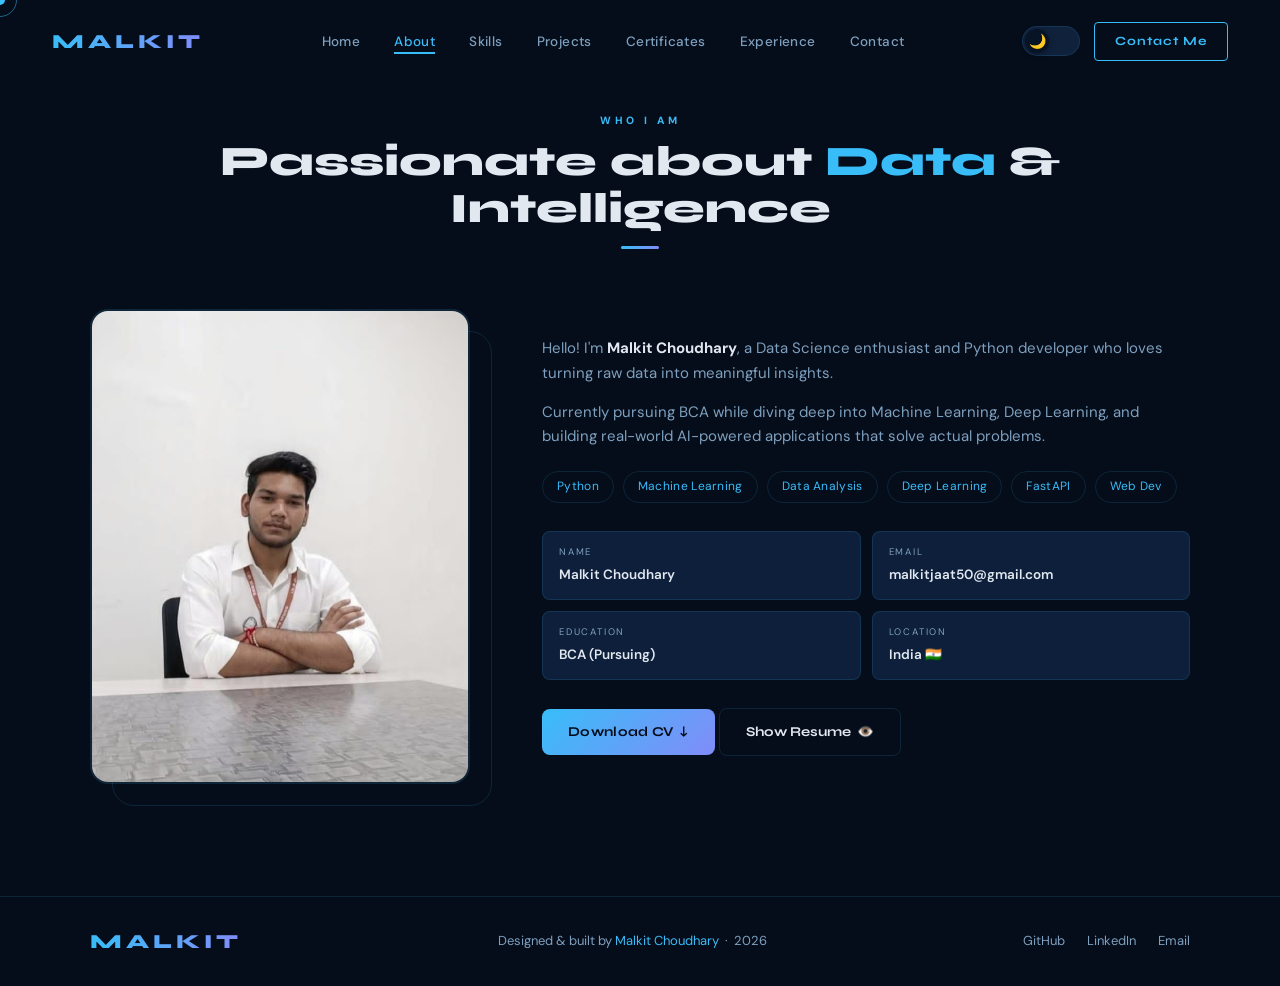
<file: about.html>
<!DOCTYPE html>
<html lang="en">
<head>
  <meta charset="UTF-8">
  <meta name="viewport" content="width=device-width, initial-scale=1.0">
  <meta name="theme-color" content="#050c1a">
  <meta name="application-name" content="Malkit Portfolio">
  <meta name="mobile-web-app-capable" content="yes">
  <meta name="apple-mobile-web-app-capable" content="yes">
  <meta name="apple-mobile-web-app-status-bar-style" content="black-translucent">
  <meta name="apple-mobile-web-app-title" content="Malkit Portfolio">
  <link rel="manifest" href="manifest.json">
  <link rel="icon" href="icons/icon-192.png" sizes="192x192" type="image/png">
  <link rel="apple-touch-icon" href="icons/icon-192.png">
  <title>About | Malkit Choudhary</title>
  <meta name="description" content="About Malkit Choudhary - Data Science Portfolio">
  <link rel="preconnect" href="https://fonts.googleapis.com">
  <link rel="preconnect" href="https://fonts.gstatic.com" crossorigin>
  <link href="https://fonts.googleapis.com/css2?family=Syne:wght@400;600;700;800&family=DM+Sans:ital,opsz,wght@0,9..40,300;0,9..40,400;0,9..40,500;1,9..40,300&display=swap" rel="stylesheet">
  <link rel="stylesheet" href="style.css">
</head>
<body>

  <!-- ===== CUSTOM CURSOR (desktop only) ===== -->
  <div class="cursor" id="cursor" aria-hidden="true"></div>
  <div class="cursor-ring" id="cursorRing" aria-hidden="true"></div>

  <!-- ===== MOBILE SLIDE MENU ===== -->
  <div class="mobile-menu" id="mobileMenu" role="dialog" aria-label="Navigation menu">
    <button class="mobile-close" id="mobileClose" aria-label="Close menu">✕</button>
    <nav>
      <a href="index.html" onclick="closeMobile()">Home</a>
      <a href="about.html" class="active" onclick="closeMobile()">About</a>
      <a href="skills.html" onclick="closeMobile()">Skills</a>
      <a href="projects.html" onclick="closeMobile()">Projects</a>
      <a href="certificates.html" onclick="closeMobile()">Certificates</a>
      <a href="experience.html" onclick="closeMobile()">Experience</a>
      <a href="contact.html" onclick="closeMobile()">Contact</a>
    </nav>
  </div>
  <div class="menu-overlay" id="menuOverlay" onclick="closeMobile()"></div>

  <!-- ===== NAVBAR ===== -->
  <header class="navbar" id="navbar">
    <a href="index.html" class="logo" aria-label="Malkit - Home">MALKIT</a>
    <ul class="nav-links" role="list">
      <li><a href="index.html">Home</a></li>
      <li><a href="about.html" class="active">About</a></li>
      <li><a href="skills.html">Skills</a></li>
      <li><a href="projects.html">Projects</a></li>
            <li><a href="certificates.html">Certificates</a></li>

      <li><a href="experience.html">Experience</a></li>
      <li><a href="contact.html">Contact</a></li>
    </ul>
    <div class="nav-actions">
      <button class="theme-toggle" id="themeToggle" aria-label="Toggle light/dark mode" aria-pressed="false" title="Toggle theme">
        <span class="theme-icon" id="themeIcon">🌙</span>
      </button>
      <a href="contact.html" class="btn-hire">Contact Me</a>
      <button class="hamburger" id="hamburger" aria-label="Open menu" aria-expanded="false">
        <span></span><span></span><span></span>
      </button>
    </div>
  </header>

  <!-- ===== ABOUT ===== -->
  <section id="about" class="about-section">
    <div class="container">
      <div class="section-header reveal">
        <span class="section-label">Who I Am</span>
        <h2 class="section-title">Passionate about <span>Data</span> &amp; Intelligence</h2>
        <div class="section-line"></div>
      </div>

      <div class="about-grid reveal">
        <div class="about-img-wrap">
          <img
            src="malkit.jpeg"
            alt="Malkit Choudhary"
            onerror="this.src='https://ui-avatars.com/api/?name=Malkit+Choudhary&background=38bdf8&color=050c1a&size=400&bold=true&font-size=0.33'"
          >
          <div class="about-deco" aria-hidden="true"></div>
        </div>

        <div class="about-text">
          <p>
            Hello! I'm <strong>Malkit Choudhary</strong>, a Data Science enthusiast and Python developer
            who loves turning raw data into meaningful insights.
          </p>
          <p>
            Currently pursuing BCA while diving deep into Machine Learning, Deep Learning, and building
            real-world AI-powered applications that solve actual problems.
          </p>

          <div class="about-tags" role="list" aria-label="Skills tags">
            <span class="tag" role="listitem">Python</span>
            <span class="tag" role="listitem">Machine Learning</span>
            <span class="tag" role="listitem">Data Analysis</span>
            <span class="tag" role="listitem">Deep Learning</span>
            <span class="tag" role="listitem">FastAPI</span>
            <span class="tag" role="listitem">Web Dev</span>
          </div>

          <div class="about-info-grid">
            <div class="info-item">
              <div class="info-label">Name</div>
              <div class="info-val">Malkit Choudhary</div>
            </div>
            <div class="info-item">
              <div class="info-label">Email</div>
              <div class="info-val">malkitjaat50@gmail.com</div>
            </div>
            <div class="info-item">
              <div class="info-label">Education</div>
              <div class="info-val">BCA (Pursuing)</div>
            </div>
            <div class="info-item">
              <div class="info-label">Location</div>
              <div class="info-val">India 🇮🇳</div>
            </div>
          </div>

          <a href="resume.pdf" class="btn-primary" download aria-label="Download CV">
            Download CV <span aria-hidden="true">↓</span>
          </a>
          <a href="resume.pdf" class="btn-outline" target="_blank" rel="noopener noreferrer" aria-label="Show Resume">
            Show Resume <span aria-hidden="true">👁️</span>
          </a>
        </div>
      </div>
    </div>
  </section>

  <!-- ===== FOOTER ===== -->
 <footer class="footer">
    <div class="container footer-inner">
      <div class="logo">MALKIT</div>
      <p>Designed &amp; built by <span>Malkit Choudhary</span> &nbsp;·&nbsp; 2026</p>
      <div class="footer-links">
        <a href="https://github.com/malkitchoudhary" target="_blank" rel="noopener noreferrer" aria-label="GitHub">GitHub</a>
        <a href="https://www.linkedin.com/in/malkit-choudhary-759688326/" target="_blank" rel="noopener noreferrer" aria-label="LinkedIn">LinkedIn</a>
        <a href="mailto:malkitjaat50@gmail.com" aria-label="Email">Email</a>
      </div>
    </div>
  </footer>

  <script src="main.js"></script>
</body>
</html>
</file>
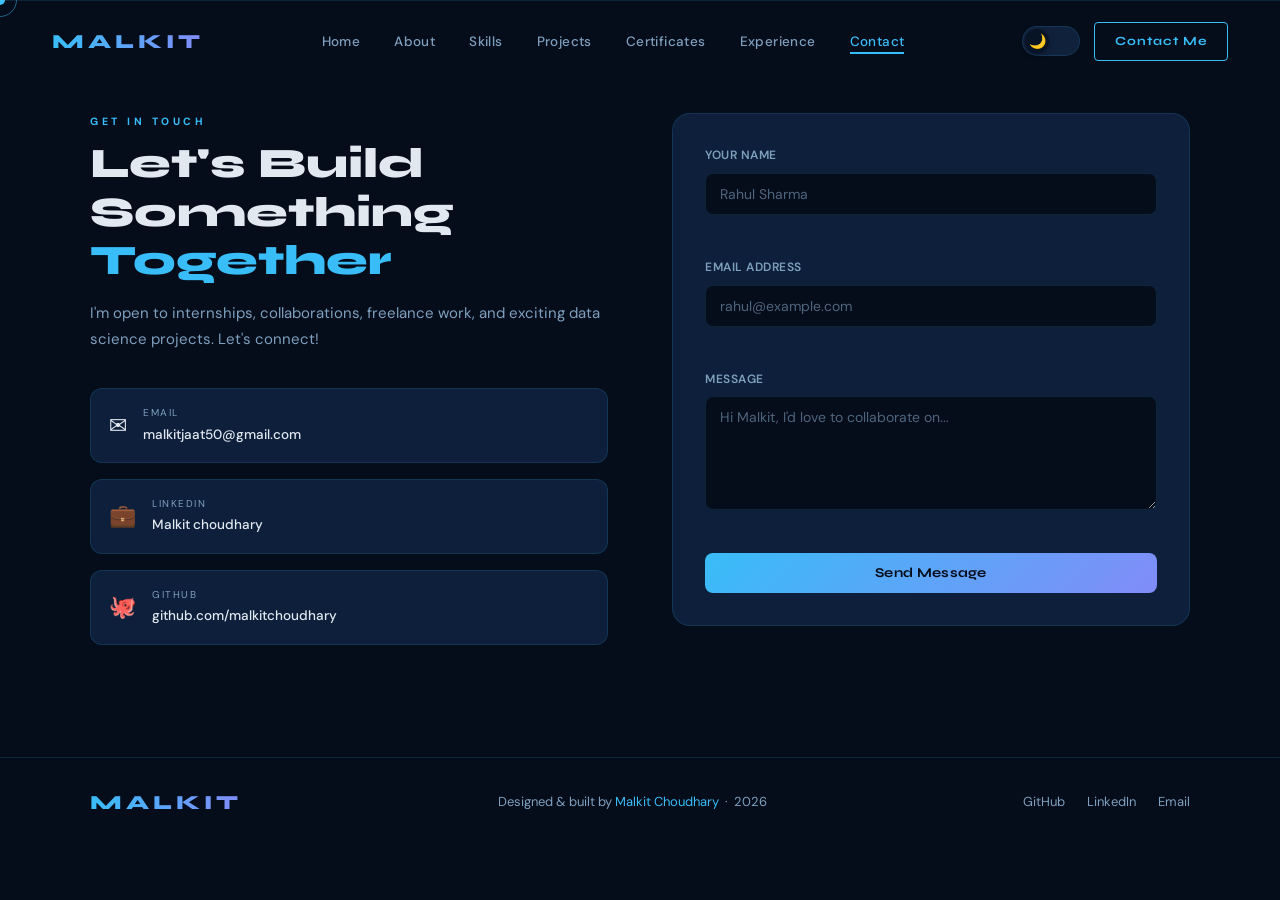
<file: contact.html>
<!DOCTYPE html>
<html lang="en">
<head>
  <meta charset="UTF-8">
  <meta name="viewport" content="width=device-width, initial-scale=1.0">
  <meta name="theme-color" content="#050c1a">
  <meta name="application-name" content="Malkit Portfolio">
  <meta name="mobile-web-app-capable" content="yes">
  <meta name="apple-mobile-web-app-capable" content="yes">
  <meta name="apple-mobile-web-app-status-bar-style" content="black-translucent">
  <meta name="apple-mobile-web-app-title" content="Malkit Portfolio">
  <link rel="manifest" href="manifest.json">
  <link rel="icon" href="icons/icon-192.png" sizes="192x192" type="image/png">
  <link rel="apple-touch-icon" href="icons/icon-192.png">
  <title>Contact | Malkit Choudhary</title>
  <meta name="description" content="Contact Malkit Choudhary - Data Science Portfolio">
  <link rel="preconnect" href="https://fonts.googleapis.com">
  <link rel="preconnect" href="https://fonts.gstatic.com" crossorigin>
  <link href="https://fonts.googleapis.com/css2?family=Syne:wght@400;600;700;800&family=DM+Sans:ital,opsz,wght@0,9..40,300;0,9..40,400;0,9..40,500;1,9..40,300&display=swap" rel="stylesheet">
  <link rel="stylesheet" href="style.css">
</head>
<body>

  <div class="cursor" id="cursor" aria-hidden="true"></div>
  <div class="cursor-ring" id="cursorRing" aria-hidden="true"></div>

  <div class="mobile-menu" id="mobileMenu" role="dialog" aria-label="Navigation menu">
    <button class="mobile-close" id="mobileClose" aria-label="Close menu">✕</button>
    <nav>
      <a href="index.html" onclick="closeMobile()">Home</a>
      <a href="about.html" onclick="closeMobile()">About</a>
      <a href="skills.html" onclick="closeMobile()">Skills</a>
      <a href="projects.html" onclick="closeMobile()">Projects</a>
      <a href="certificates.html" onclick="closeMobile()">Certificates</a>
      <a href="experience.html" onclick="closeMobile()">Experience</a>
      <a href="contact.html" class="active" onclick="closeMobile()">Contact</a>
    </nav>
  </div>
  <div class="menu-overlay" id="menuOverlay" onclick="closeMobile()"></div>

  <header class="navbar" id="navbar">
    <a href="index.html" class="logo" aria-label="Malkit - Home">MALKIT</a>
    <ul class="nav-links" role="list">
      <li><a href="index.html">Home</a></li>
      <li><a href="about.html">About</a></li>
      <li><a href="skills.html">Skills</a></li>
      <li><a href="projects.html">Projects</a></li>
      <li><a href="certificates.html">Certificates</a></li>
      <li><a href="experience.html">Experience</a></li>
      <li><a href="contact.html" class="active">Contact</a></li>
    </ul>
    <div class="nav-actions">
      <button class="theme-toggle" id="themeToggle" aria-label="Toggle light/dark mode" aria-pressed="false" title="Toggle theme">
        <span class="theme-icon" id="themeIcon">🌙</span>
      </button>
      <a href="contact.html" class="btn-hire">Contact Me</a>
      <button class="hamburger" id="hamburger" onclick="toggleMenu()" aria-label="Open menu" aria-expanded="false">
        <span></span><span></span><span></span>
      </button>
    </div>
  </header>

  <!-- ===== CONTACT ===== -->
  <section id="contact" class="contact-section">
    <div class="container">
      <div class="contact-grid">

        <div class="contact-info reveal">
          <span class="section-label">Get In Touch</span>
          <h2>Let's Build Something <span>Together</span></h2>
          <p>I'm open to internships, collaborations, freelance work, and exciting data science projects. Let's connect!</p>

          <div class="contact-channels">
            <a href="mailto:malkitjaat50@gmail.com" class="channel-item">
              <div class="channel-icon">✉️</div>
              <div>
                <div class="channel-label">Email</div>
                <div class="channel-val">malkitjaat50@gmail.com</div>
              </div>
            </a>

            <a href="https://www.linkedin.com/in/malkit-choudhary-759688326/" target="_blank" rel="noopener noreferrer" class="channel-item">
              <div class="channel-icon">💼</div>
              <div>
                <div class="channel-label">LinkedIn</div>
                <div class="channel-val">Malkit choudhary</div>
              </div>
            </a>

            <a href="https://github.com/malkitchoudhary" target="_blank" rel="noopener noreferrer" class="channel-item">
              <div class="channel-icon">🐙</div>
              <div>
                <div class="channel-label">GitHub</div>
                <div class="channel-val">github.com/malkitchoudhary</div>
              </div>
            </a>
          </div>
        </div>

        <div class="contact-form-wrap reveal">
<form
  class="contact-form"
  action="https://formsubmit.co/4379660ea68fe20378393e763d988064"
  method="POST"
>
            <input type="hidden" name="_subject" value="New Portfolio Contact Message">
            <input type="hidden" name="_captcha" value="false">
            <input type="hidden" name="_template" value="table">

            <div class="form-group">
              <label for="name">Your Name</label>
              <input type="text" id="name" name="name" placeholder="Rahul Sharma" required autocomplete="name">
              <span class="form-error" id="nameError"></span>
            </div>

            <div class="form-group">
              <label for="email">Email Address</label>
              <input type="email" id="email" name="email" placeholder="rahul@example.com" required autocomplete="email">
              <span class="form-error" id="emailError"></span>
            </div>

            <div class="form-group">
              <label for="message">Message</label>
              <textarea id="message" name="message" rows="5" placeholder="Hi Malkit, I'd love to collaborate on..." required></textarea>
              <span class="form-error" id="messageError"></span>
            </div>

            <button type="submit" class="btn-primary btn-full" id="submitBtn">
              <span id="submitText">Send Message</span>
              <span id="submitSpinner" class="hidden">Sending...</span>
            </button>
          </form>
        </div>

      </div>
    </div>
  </section>

  <footer class="footer">
    <div class="container footer-inner">
      <div class="logo">MALKIT</div>
      <p>Designed &amp; built by <span>Malkit Choudhary</span> &nbsp;·&nbsp; 2026</p>
      <div class="footer-links">
        <a href="https://github.com/malkitchoudhary" target="_blank" rel="noopener noreferrer" aria-label="GitHub">GitHub</a>
        <a href="https://www.linkedin.com/in/malkit-choudhary-759688326/" target="_blank" rel="noopener noreferrer" aria-label="LinkedIn">LinkedIn</a>
        <a href="mailto:malkitjaat50@gmail.com" aria-label="Email">Email</a>
      </div>
    </div>
  </footer>

  <script src="main.js"></script>
</body>
</html>
</file>
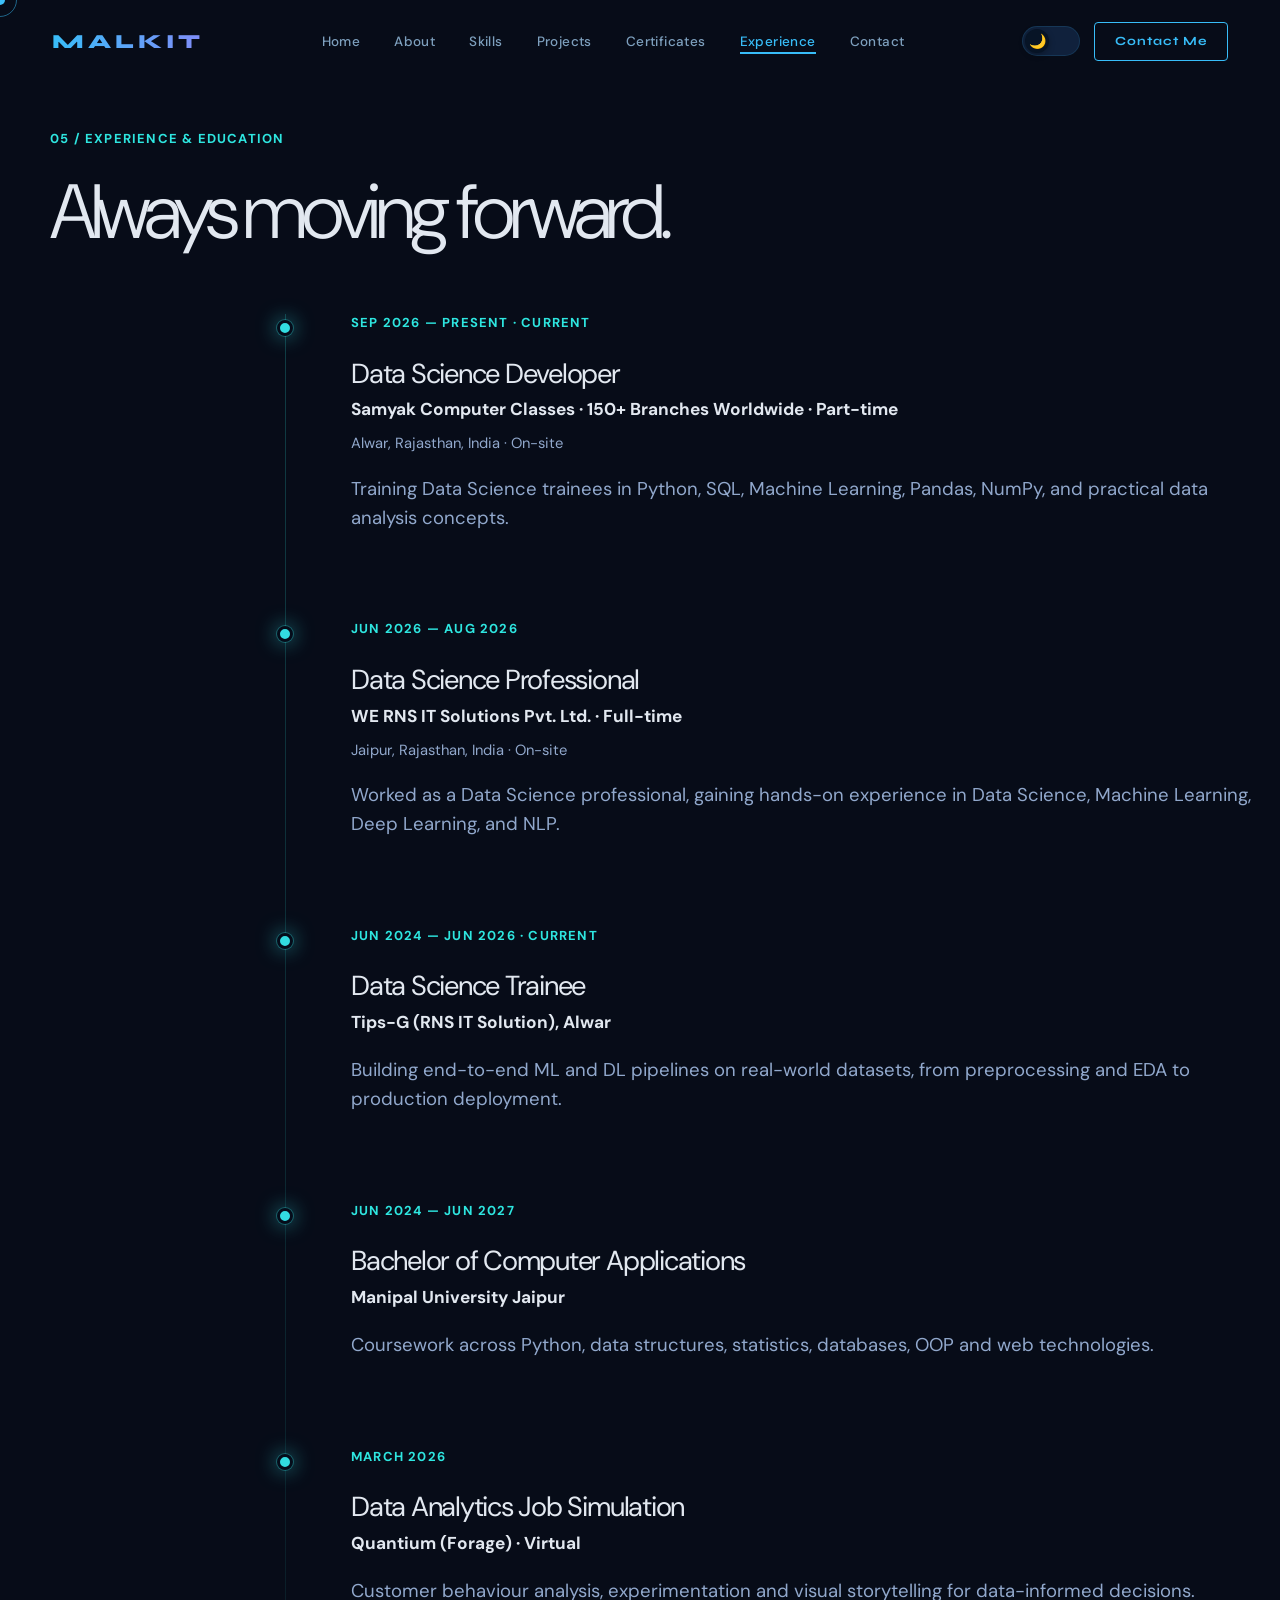
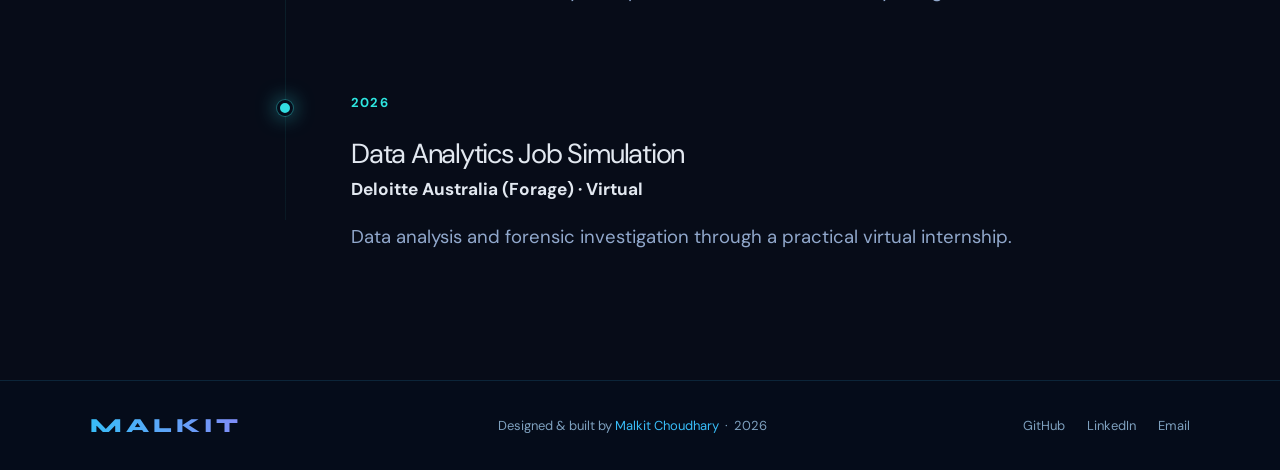
<file: experience.html>
<!DOCTYPE html>
<html lang="en">
<head>
  <meta charset="UTF-8">
  <meta name="viewport" content="width=device-width, initial-scale=1.0">
  <meta name="theme-color" content="#050c1a">
  <meta name="application-name" content="Malkit Portfolio">
  <meta name="mobile-web-app-capable" content="yes">
  <meta name="apple-mobile-web-app-capable" content="yes">
  <meta name="apple-mobile-web-app-status-bar-style" content="black-translucent">
  <meta name="apple-mobile-web-app-title" content="Malkit Portfolio">
  <link rel="manifest" href="manifest.json">
  <link rel="icon" href="icons/icon-192.png" sizes="192x192" type="image/png">
  <link rel="apple-touch-icon" href="icons/icon-192.png">
  <title>Experience | Malkit Choudhary</title>
  <meta name="description" content="Professional experience of Malkit Choudhary - Data Science Portfolio">
  <link rel="preconnect" href="https://fonts.googleapis.com">
  <link rel="preconnect" href="https://fonts.gstatic.com" crossorigin>
  <link href="https://fonts.googleapis.com/css2?family=Syne:wght@400;600;700;800&family=DM+Sans:ital,opsz,wght@0,9..40,300;0,9..40,400;0,9..40,500;1,9..40,300&display=swap" rel="stylesheet">
  <link rel="stylesheet" href="style.css">
</head>
<body>

  <div class="cursor" id="cursor" aria-hidden="true"></div>
  <div class="cursor-ring" id="cursorRing" aria-hidden="true"></div>

  <div class="mobile-menu" id="mobileMenu" role="dialog" aria-label="Navigation menu">
    <button class="mobile-close" id="mobileClose" aria-label="Close menu">✕</button>
    <nav>
      <a href="index.html" onclick="closeMobile()">Home</a>
      <a href="about.html" onclick="closeMobile()">About</a>
      <a href="skills.html" onclick="closeMobile()">Skills</a>
      <a href="projects.html" onclick="closeMobile()">Projects</a>
      <a href="certificates.html" onclick="closeMobile()">Certificates</a>
      <a href="experience.html" class="active" onclick="closeMobile()">Experience</a>
      <a href="contact.html" onclick="closeMobile()">Contact</a>
    </nav>
  </div>
  <div class="menu-overlay" id="menuOverlay" onclick="closeMobile()"></div>

  <header class="navbar" id="navbar">
    <a href="index.html" class="logo" aria-label="Malkit - Home">MALKIT</a>
    <ul class="nav-links" role="list">
      <li><a href="index.html">Home</a></li>
      <li><a href="about.html">About</a></li>
      <li><a href="skills.html">Skills</a></li>
      <li><a href="projects.html">Projects</a></li>
      <li><a href="certificates.html">Certificates</a></li>
      <li><a href="experience.html" class="active">Experience</a></li>
      <li><a href="contact.html">Contact</a></li>
    </ul>
    <div class="nav-actions">
      <button class="theme-toggle" id="themeToggle" aria-label="Toggle light/dark mode" aria-pressed="false" title="Toggle theme">
        <span class="theme-icon" id="themeIcon">🌙</span>
      </button>
      <a href="contact.html" class="btn-hire">Contact Me</a>
      <button class="hamburger" id="hamburger" aria-label="Open menu" aria-expanded="false">
        <span></span><span></span><span></span>
      </button>
    </div>
  </header>

  <main>
    <section id="experience" class="experience-section">
      <div class="container experience-container">
        <div class="experience-intro reveal">
          <span class="experience-kicker">05 / EXPERIENCE &amp; EDUCATION</span>
          <h1>Always moving forward.</h1>
        </div>

        <ol class="experience-timeline" aria-label="Experience and education timeline">
          <li class="timeline-entry reveal">
            <div class="timeline-dot" aria-hidden="true"></div>
            <div class="timeline-content">
              <p class="timeline-date">SEP 2026 &mdash; PRESENT &middot; CURRENT</p>
              <h2>Data Science Developer</h2>
              <h3>Samyak Computer Classes &middot; 150+ Branches Worldwide &middot; Part-time</h3>
              <p class="timeline-location">Alwar, Rajasthan, India &middot; On-site</p>
              <p>Training Data Science trainees in Python, SQL, Machine Learning, Pandas, NumPy, and practical data analysis concepts.</p>
            </div>
          </li>
          <li class="timeline-entry reveal">
            <div class="timeline-dot" aria-hidden="true"></div>
            <div class="timeline-content">
              <p class="timeline-date">JUN 2026 &mdash; AUG 2026</p>
              <h2>Data Science Professional</h2>
              <h3>WE RNS IT Solutions Pvt. Ltd. &middot; Full-time</h3>
              <p class="timeline-location">Jaipur, Rajasthan, India &middot; On-site</p>
              <p>Worked as a Data Science professional, gaining hands-on experience in Data Science, Machine Learning, Deep Learning, and NLP.</p>
            </div>
          </li>
          <li class="timeline-entry reveal">
            <div class="timeline-dot" aria-hidden="true"></div>
            <div class="timeline-content">
              <p class="timeline-date">JUN 2024 — JUN 2026 · CURRENT</p>
              <h2>Data Science Trainee</h2>
              <h3>Tips-G (RNS IT Solution), Alwar</h3>
              <p>Building end-to-end ML and DL pipelines on real-world datasets, from preprocessing and EDA to production deployment.</p>
            </div>
          </li>
          <li class="timeline-entry reveal">
            <div class="timeline-dot" aria-hidden="true"></div>
            <div class="timeline-content">
              <p class="timeline-date">JUN 2024 — JUN 2027</p>
              <h2>Bachelor of Computer Applications</h2>
              <h3>Manipal University Jaipur</h3>
              <p>Coursework across Python, data structures, statistics, databases, OOP and web technologies.</p>
            </div>
          </li>
          <li class="timeline-entry reveal">
            <div class="timeline-dot" aria-hidden="true"></div>
            <div class="timeline-content">
              <p class="timeline-date">MARCH 2026</p>
              <h2>Data Analytics Job Simulation</h2>
              <h3>Quantium (Forage) · Virtual</h3>
              <p>Customer behaviour analysis, experimentation and visual storytelling for data-informed decisions.</p>
            </div>
          </li>
          <li class="timeline-entry reveal">
            <div class="timeline-dot" aria-hidden="true"></div>
            <div class="timeline-content">
              <p class="timeline-date">2026</p>
              <h2>Data Analytics Job Simulation</h2>
              <h3>Deloitte Australia (Forage) · Virtual</h3>
              <p>Data analysis and forensic investigation through a practical virtual internship.</p>
            </div>
          </li>
        </ol>
      </div>
    </section>
  </main>

  <footer class="footer">
    <div class="container footer-inner">
      <div class="logo">MALKIT</div>
      <p>Designed &amp; built by <span>Malkit Choudhary</span> &nbsp;·&nbsp; 2026</p>
      <div class="footer-links">
        <a href="https://github.com/malkitchoudhary" target="_blank" rel="noopener noreferrer" aria-label="GitHub">GitHub</a>
        <a href="https://www.linkedin.com/in/malkit-choudhary-759688326/" target="_blank" rel="noopener noreferrer" aria-label="LinkedIn">LinkedIn</a>
        <a href="mailto:malkitjaat50@gmail.com" aria-label="Email">Email</a>
      </div>
    </div>
  </footer>

  <script src="main.js"></script>
</body>
</html>
</file>
<file: style.css>
/* =========================================
   MALKIT PORTFOLIO — style.css
   Dark/Light theme · Responsive · Accessible
   ========================================= */

/* ─── 1. CSS CUSTOM PROPERTIES ─────────── */
:root {
  /* Dark theme (default) */
  --bg:          #050c1a;
  --bg-alt:      #0a1628;
  --bg-card:     #0d1f3a;
  --text:        #e2e8f0;
  --text-muted:  #7ea0be;
  --border:      rgba(56,189,248,0.14);
  --shadow:      rgba(0,0,0,0.4);

  /* Accent palette */
  --a1:          #38bdf8;
  --a2:          #818cf8;
  --a3:          #c084fc;
  --glow1:       rgba(56,189,248,0.22);
  --glow2:       rgba(129,140,248,0.18);

  /* Typography */
  --font-display: 'Syne', system-ui, sans-serif;
  --font-body:    'DM Sans', system-ui, sans-serif;

  /* Spacing */
  --section-pad: 112px;
  --radius-card: 16px;
  --radius-sm:   8px;

  /* Transitions */
  --ease: cubic-bezier(0.4, 0, 0.2, 1);
}

/* ─── LIGHT THEME OVERRIDES ─────────────── */
body.light-mode {
  --bg:         #f0f6ff;
  --bg-alt:     #e4eef9;
  --bg-card:    #ffffff;
  --text:       #0f1e33;
  --text-muted: #4a6481;
  --border:     rgba(56,189,248,0.3);
  --shadow:     rgba(56,189,248,0.12);
  --glow1:      rgba(56,189,248,0.18);
}

/* ─── 2. RESET & BASE ────────────────────── */
*, *::before, *::after { margin: 0; padding: 0; box-sizing: border-box; }

html { scroll-behavior: smooth; }

body {
  font-family: var(--font-body);
  font-size: 15px;
  line-height: 1.65;
  background: var(--bg);
  color: var(--text);
  overflow-x: hidden;
  cursor: none;
  transition: background 0.35s var(--ease), color 0.35s var(--ease);
}

body.light-mode { cursor: auto; }

img { display: block; max-width: 100%; }
a   { color: inherit; }

/* Fixed animated artwork. Sections are deliberately layered above it so the
   portfolio feels like it is moving over one continuous background. */
body { isolation: isolate; }
body > header,
body > section,
body > footer { position: relative; z-index: 1; }

.portfolio-backdrop {
  position: fixed;
  inset: 0;
  z-index: 0;
  overflow: hidden;
  pointer-events: none;
  background:
    radial-gradient(circle at 72% 48%, rgba(12, 48, 94, 0.42), transparent 31%),
    linear-gradient(135deg, #020715 0%, #06152c 50%, #030817 100%);
}
.orbit-glow {
  position: absolute;
  width: min(74vw, 930px);
  aspect-ratio: 1;
  top: 50%; left: 69%;
  transform: translate(-50%, -50%);
  border-radius: 50%;
  background: radial-gradient(circle, rgba(23, 185, 255, 0.2), rgba(117, 82, 255, 0.1) 35%, transparent 70%);
  filter: blur(24px);
  animation: orbitBreathe 8s ease-in-out infinite;
}
.orbit-scene {
  position: absolute;
  width: min(52vw, 680px);
  aspect-ratio: 1;
  top: 50%; left: 69%;
  transform: translate(-50%, -50%) rotateX(63deg) rotateZ(-24deg);
  transform-style: preserve-3d;
  filter: drop-shadow(0 32px 42px rgba(0, 0, 0, 0.5));
}
.orbit-ring {
  position: absolute;
  inset: 10%;
  border-radius: 50%;
  border: clamp(20px, 3.8vw, 48px) solid transparent;
  transform-style: preserve-3d;
  animation: orbitSpin 15s linear infinite;
}
.orbit-ring::after {
  content: '';
  position: absolute;
  inset: -1px;
  border-radius: inherit;
  background: linear-gradient(112deg, rgba(255,255,255,0.9), transparent 18% 43%, rgba(255,94,178,0.83) 59%, rgba(28,211,255,0.9) 88%);
  mix-blend-mode: screen;
  filter: blur(2px);
}
.orbit-ring--cyan {
  border-color: rgba(16, 151, 255, 0.72);
  box-shadow: inset 9px 5px 14px rgba(115, 233, 255, 0.65), 0 0 30px rgba(11, 176, 255, 0.35);
  transform: rotateZ(8deg) translateZ(26px);
}
.orbit-ring--violet {
  inset: 18%;
  border-color: rgba(95, 72, 255, 0.64);
  box-shadow: inset -10px -4px 16px rgba(212, 132, 255, 0.55), 0 0 36px rgba(132, 76, 255, 0.28);
  animation-duration: 19s;
  animation-direction: reverse;
  transform: rotateZ(112deg) translateZ(10px);
}
.orbit-ring--coral {
  inset: 30%;
  border-width: clamp(15px, 2.6vw, 34px);
  border-color: rgba(255, 81, 154, 0.7);
  box-shadow: inset 4px 7px 15px rgba(255, 205, 128, 0.7), 0 0 28px rgba(255, 58, 143, 0.3);
  animation-duration: 11s;
  transform: rotateZ(68deg) translateZ(48px);
}
.orbit-core {
  position: absolute;
  inset: 37%;
  border-radius: 50%;
  background: radial-gradient(circle at 35% 30%, rgba(255,255,255,0.75), rgba(65, 192, 255, 0.36) 20%, rgba(11, 28, 85, 0.36) 58%, rgba(2, 5, 19, 0.35) 70%);
  box-shadow: 0 0 55px rgba(27, 164, 255, 0.36), inset -12px -12px 25px rgba(0,0,0,0.5);
  animation: coreFloat 6s ease-in-out infinite;
}
@keyframes orbitSpin { to { rotate: 360deg; } }
@keyframes orbitBreathe { 50% { opacity: 0.72; scale: 1.08; } }
@keyframes coreFloat { 50% { transform: translateY(-16px) scale(1.08); } }

/* Semi-transparent section surfaces keep text readable while revealing the fixed artwork. */
.about-section,
.projects-section,
.contact-section,
.footer { background: rgba(5, 12, 26, 0.88); }
.skills-section,
.projects-section--alt,
.cert-section,
.experience-section { background: rgba(10, 22, 40, 0.9); }
body.light-mode .portfolio-backdrop { opacity: 0.22; }
body.light-mode .about-section,
body.light-mode .projects-section,
body.light-mode .contact-section,
body.light-mode .footer { background: rgba(240, 246, 255, 0.9); }
body.light-mode .skills-section,
body.light-mode .projects-section--alt,
body.light-mode .cert-section,
body.light-mode .experience-section { background: rgba(228, 238, 249, 0.9); }

@media (max-width: 700px) {
  .orbit-glow, .orbit-scene { left: 50%; }
  .orbit-scene { width: min(110vw, 580px); opacity: 0.66; }
}
@media (prefers-reduced-motion: reduce) {
  .orbit-glow, .orbit-scene, .orbit-ring, .orbit-core, .aurora, .constellation { animation: none; }
}

h1, h2, h3, h4, h5 {
  font-family: var(--font-display);
  line-height: 1.1;
}

/* ─── 3. SCROLLBAR ───────────────────────── */
::-webkit-scrollbar { width: 3px; }
::-webkit-scrollbar-track { background: var(--bg); }
::-webkit-scrollbar-thumb { background: var(--a1); border-radius: 2px; }

/* ─── 4. UTILITY ─────────────────────────── */
.container {
  max-width: 1180px;
  margin: 0 auto;
  padding: 0 40px;
}

.section-label {
  display: block;
  font-size: 10.5px;
  font-weight: 700;
  letter-spacing: 3.5px;
  text-transform: uppercase;
  color: var(--a1);
  margin-bottom: 10px;
}

.section-header {
  text-align: center;
  margin-bottom: 60px;
}

.section-title {
  font-size: clamp(28px, 4vw, 42px);
  font-weight: 800;
  color: var(--text);
}

.section-title span { color: var(--a1); }

.section-line {
  width: 38px; height: 3px;
  background: linear-gradient(90deg, var(--a1), var(--a2));
  margin: 14px auto 0;
  border-radius: 2px;
}

/* Reveal animation */
.reveal {
  opacity: 0;
  transform: translateY(28px);
  transition: opacity 0.65s var(--ease), transform 0.65s var(--ease);
}
.reveal.visible {
  opacity: 1;
  transform: translateY(0);
}

.hidden { display: none !important; }

/* ─── 5. BUTTONS ─────────────────────────── */
.btn-primary {
  display: inline-flex;
  align-items: center;
  gap: 6px;
  padding: 12px 26px;
  background: linear-gradient(135deg, var(--a1), var(--a2));
  color: #050c1a;
  font-family: var(--font-display);
  font-size: 13.5px;
  font-weight: 700;
  letter-spacing: 0.3px;
  border-radius: var(--radius-sm);
  text-decoration: none;
  border: none;
  cursor: pointer;
  position: relative;
  overflow: hidden;
  transition: transform 0.25s var(--ease), box-shadow 0.25s var(--ease);
}
.btn-primary::after {
  content: '';
  position: absolute; inset: 0;
  background: rgba(255,255,255,0.12);
  transform: translateX(-100%);
  transition: transform 0.4s var(--ease);
}
.btn-primary:hover::after { transform: translateX(0); }
.btn-primary:hover {
  transform: translateY(-2px);
  box-shadow: 0 10px 28px var(--glow1);
}
.btn-primary.btn-full { width: 100%; justify-content: center; }

.btn-outline {
  display: inline-flex;
  align-items: center;
  gap: 6px;
  padding: 12px 26px;
  border: 1.5px solid var(--border);
  color: var(--text);
  font-family: var(--font-display);
  font-size: 13.5px;
  font-weight: 700;
  border-radius: var(--radius-sm);
  text-decoration: none;
  transition: border-color 0.25s var(--ease), color 0.25s var(--ease), transform 0.25s var(--ease);
}
.btn-outline:hover {
  border-color: var(--a1);
  color: var(--a1);
  transform: translateY(-2px);
}

/* Small project buttons */
.btn-sm {
  display: inline-flex;
  align-items: center;
  gap: 5px;
  padding: 7px 14px;
  border-radius: 6px;
  font-family: var(--font-display);
  font-size: 12px;
  font-weight: 700;
  letter-spacing: 0.3px;
  text-decoration: none;
  transition: all 0.25s var(--ease);
  cursor: pointer;
}
.btn-sm svg { flex-shrink: 0; }

.btn-accent {
  background: rgba(56,189,248,0.12);
  color: var(--a1);
  border: 1px solid rgba(56,189,248,0.25);
}
.btn-accent:hover {
  background: rgba(56,189,248,0.22);
  border-color: var(--a1);
  transform: translateY(-1px);
}

.btn-accent2 {
  background: rgba(129,140,248,0.12);
  color: var(--a2);
  border: 1px solid rgba(129,140,248,0.25);
}
.btn-accent2:hover {
  background: rgba(129,140,248,0.22);
  border-color: var(--a2);
  transform: translateY(-1px);
}

.btn-accent3 {
  background: rgba(192,132,252,0.12);
  color: var(--a3);
  border: 1px solid rgba(192,132,252,0.25);
}
.btn-accent3:hover {
  background: rgba(192,132,252,0.22);
  border-color: var(--a3);
  transform: translateY(-1px);
}

.btn-ghost {
  background: transparent;
  color: var(--text-muted);
  border: 1px solid var(--border);
}
.btn-ghost:hover {
  color: var(--text);
  border-color: rgba(255,255,255,0.3);
  transform: translateY(-1px);
}

.btn-disabled,
.btn-disabled:hover {
  opacity: 0.55;
  cursor: not-allowed;
  pointer-events: none;
  transform: none;
}

/* ─── 6. CURSOR (desktop only) ─────────── */
.cursor, .cursor-ring { pointer-events: none; position: fixed; z-index: 9999; }

.cursor {
  width: 10px; height: 10px;
  background: var(--a1);
  border-radius: 50%;
  top: 0; left: 0;
  transform: translate(-50%,-50%);
  transition: width 0.2s, height 0.2s, background 0.2s;
  mix-blend-mode: screen;
}
.cursor-ring {
  width: 34px; height: 34px;
  border: 1.5px solid var(--a1);
  border-radius: 50%;
  top: 0; left: 0;
  z-index: 9998;
  transform: translate(-50%,-50%);
  opacity: 0.5;
  transition: width 0.3s, height 0.3s, border-color 0.2s;
}
body.cursor-hover .cursor        { width: 18px; height: 18px; background: var(--a2); }
body.cursor-hover .cursor-ring   { width: 52px; height: 52px; border-color: var(--a2); opacity: 0.35; }
body.light-mode .cursor, body.light-mode .cursor-ring { display: none; }

/* ─── 7. NAVBAR ──────────────────────────── */
.navbar {
  position: fixed; top: 0; left: 0; right: 0;
  z-index: 1000;
  display: flex;
  align-items: center;
  justify-content: space-between;
  padding: 22px 52px;
  transition: padding 0.4s var(--ease), background 0.4s, border-color 0.4s;
}
.navbar.scrolled {
  background: rgba(5,12,26,0.88);
  backdrop-filter: blur(24px);
  -webkit-backdrop-filter: blur(24px);
  border-bottom: 1px solid var(--border);
  padding: 13px 52px;
}
body.light-mode .navbar.scrolled {
  background: rgba(240,246,255,0.9);
}

.logo {
  font-family: var(--font-display);
  font-size: 20px;
  font-weight: 800;
  letter-spacing: 4px;
  background: linear-gradient(90deg, var(--a1), var(--a2));
  -webkit-background-clip: text;
  -webkit-text-fill-color: transparent;
  background-clip: text;
  text-decoration: none;
}

.nav-links {
  display: flex;
  list-style: none;
  gap: 34px;
}
.nav-links a {
  text-decoration: none;
  color: var(--text-muted);
  font-size: 13.5px;
  font-weight: 500;
  letter-spacing: 0.4px;
  position: relative;
  transition: color 0.25s;
}
.nav-links a::after {
  content: '';
  position: absolute; bottom: -4px; left: 0;
  width: 0; height: 1.5px;
  background: var(--a1);
  transition: width 0.25s var(--ease);
}
.nav-links a:hover        { color: var(--a1); }
.nav-links a:hover::after { width: 100%; }
.nav-links a.active       { color: var(--a1); }
.nav-links a.active::after{ width: 100%; }

.nav-actions {
  display: flex;
  align-items: center;
  gap: 14px;
}

.theme-toggle {
  position: relative;
  width: 58px;
  height: 30px;
  padding: 2px;
  border: 1px solid var(--border);
  border-radius: 999px;
  background: #10213c;
  color: var(--text-muted);
  cursor: pointer;
  display: flex;
  align-items: center;
  justify-content: flex-start;
  transition: border-color 0.25s, background 0.25s, box-shadow 0.25s;
}
.theme-toggle:hover {
  border-color: var(--a1);
  box-shadow: 0 0 0 3px rgba(56,189,248,0.13);
}
.theme-icon {
  width: 24px;
  height: 24px;
  display: grid;
  place-items: center;
  border-radius: 50%;
  background: #071426;
  font-size: 14px;
  line-height: 1;
  box-shadow: 0 2px 6px rgba(0,0,0,0.28);
  transition: transform 0.28s var(--ease), background 0.28s var(--ease);
}
body.light-mode .theme-toggle {
  background: #bdefff;
  border-color: rgba(56,189,248,0.48);
}
body.light-mode .theme-icon {
  transform: translateX(28px);
  background: #ffffff;
}

.btn-hire {
  font-family: var(--font-display);
  font-size: 12.5px;
  font-weight: 700;
  letter-spacing: 1px;
  color: var(--a1);
  border: 1.5px solid var(--a1);
  padding: 8px 20px;
  border-radius: 4px;
  text-decoration: none;
  transition: background 0.25s, color 0.25s;
}
.btn-hire:hover {
  background: var(--a1);
  color: #050c1a;
}

/* Hamburger */
.hamburger {
  display: none;
  flex-direction: column;
  gap: 5px;
  background: none;
  border: none;
  cursor: pointer;
  padding: 4px;
}
.hamburger span {
  display: block;
  width: 22px; height: 2px;
  background: var(--text);
  border-radius: 2px;
  transition: transform 0.3s var(--ease), opacity 0.3s;
}
.hamburger.active span:nth-child(1) { transform: rotate(45deg) translate(5px,5px); }
.hamburger.active span:nth-child(2) { opacity: 0; }
.hamburger.active span:nth-child(3) { transform: rotate(-45deg) translate(5px,-5px); }

/* ─── 8. MOBILE MENU ─────────────────────── */
.menu-overlay {
  display: none;
  position: fixed; inset: 0;
  background: rgba(0,0,0,0.5);
  z-index: 1001;
  opacity: 0;
  transition: opacity 0.35s;
}
.menu-overlay.open { opacity: 1; }

.mobile-menu {
  position: fixed;
  top: 0; right: -100%; bottom: 0;
  width: min(300px, 80vw);
  background: var(--bg-alt);
  border-left: 1px solid var(--border);
  z-index: 1002;
  display: flex;
  flex-direction: column;
  justify-content: center;
  align-items: center;
  gap: 32px;
  transition: right 0.4s cubic-bezier(0.4,0,0.2,1);
  padding: 40px 24px;
}
.mobile-menu.open { right: 0; }

.mobile-close {
  position: absolute; top: 20px; right: 20px;
  background: none; border: none;
  color: var(--text-muted); font-size: 20px;
  cursor: pointer;
  line-height: 1;
  padding: 6px;
  transition: color 0.2s;
}
.mobile-close:hover { color: var(--text); }

.mobile-menu nav {
  display: flex;
  flex-direction: column;
  align-items: center;
  gap: 28px;
}
.mobile-menu a {
  font-family: var(--font-display);
  font-size: 22px;
  font-weight: 700;
  letter-spacing: 2px;
  color: var(--text);
  text-decoration: none;
  transition: color 0.25s;
}
.mobile-menu a:hover,
.mobile-menu a.active {
  color: var(--a1);
  text-decoration: underline;
  text-underline-offset: 8px;
  text-decoration-thickness: 2px;
}

/* ─── 9. HERO ────────────────────────────── */
.portfolio-backdrop {
  background:
    radial-gradient(circle at 72% 42%, rgba(32, 97, 167, 0.2), transparent 28%),
    linear-gradient(135deg, #030914 0%, #071a31 52%, #040918 100%);
}
.aurora {
  position: absolute;
  border-radius: 50%;
  filter: blur(52px);
  opacity: 0.48;
  will-change: transform;
  animation: auroraDrift 18s ease-in-out infinite alternate;
}
.aurora-one {
  width: min(56vw, 800px);
  height: min(56vw, 800px);
  top: -24%;
  right: -10%;
  background: radial-gradient(circle, rgba(53, 201, 246, 0.32), transparent 66%);
}
.aurora-two {
  width: min(48vw, 660px);
  height: min(48vw, 660px);
  right: 20%;
  bottom: -42%;
  background: radial-gradient(circle, rgba(117, 105, 255, 0.25), transparent 68%);
  animation-delay: -7s;
}
.aurora-three {
  width: min(36vw, 480px);
  height: min(36vw, 480px);
  top: 34%;
  left: -18%;
  background: radial-gradient(circle, rgba(36, 190, 205, 0.16), transparent 68%);
  animation-delay: -12s;
}
.constellation {
  position: absolute;
  inset: 0;
  opacity: 0.42;
  background-image:
    radial-gradient(circle at 72% 20%, rgba(218, 255, 255, 0.8) 0 1px, transparent 1.5px),
    radial-gradient(circle at 83% 38%, rgba(125, 236, 255, 0.7) 0 1px, transparent 1.5px),
    radial-gradient(circle at 67% 63%, rgba(193, 184, 255, 0.65) 0 1px, transparent 1.5px),
    radial-gradient(circle at 88% 76%, rgba(125, 236, 255, 0.65) 0 1px, transparent 1.5px);
  animation: constellationPulse 9s ease-in-out infinite;
}
@keyframes auroraDrift {
  from { transform: translate3d(-2%, -2%, 0) scale(0.96); }
  to { transform: translate3d(5%, 4%, 0) scale(1.08); }
}
@keyframes constellationPulse {
  50% { opacity: 0.68; transform: scale(1.025); }
}
.hero {
  min-height: 100vh;
  position: relative;
  overflow: hidden;
  display: flex;
  flex-direction: column;
  justify-content: center;
  padding-top: 80px;
}

/* Background grid */
.hero-grid {
  position: absolute; inset: 0; pointer-events: none;
  background-image:
    linear-gradient(rgba(56,189,248,0.032) 1px, transparent 1px),
    linear-gradient(90deg, rgba(56,189,248,0.032) 1px, transparent 1px);
  background-size: 56px 56px;
}

/* Gradient orbs */
.orb {
  position: absolute;
  border-radius: 50%;
  filter: blur(90px);
  pointer-events: none;
  animation: floatOrb 9s ease-in-out infinite;
}
.orb-1 {
  width: 520px; height: 520px;
  background: radial-gradient(circle, rgba(56,189,248,0.11), transparent 70%);
  top: -120px; right: -80px;
  animation-delay: 0s;
}
.orb-2 {
  width: 420px; height: 420px;
  background: radial-gradient(circle, rgba(129,140,248,0.09), transparent 70%);
  bottom: -60px; left: 80px;
  animation-delay: -4.5s;
}

@keyframes floatOrb {
  0%,100% { transform: translate(0,0) scale(1); }
  33%      { transform: translate(24px,-24px) scale(1.04); }
  66%      { transform: translate(-16px,20px) scale(0.96); }
}

/* Hero inner layout */
.hero-inner {
  display: flex;
  align-items: center;
 justify-content: flex-start;
  gap: 48px;
  position: relative; z-index: 1;
  flex-wrap: wrap;
  margin-left: 100px;

}

.hero-text {
  flex: 1 1 420px;
  max-width: 680px;
}

.hero-tag {
  display: inline-flex;
  align-items: center;
  gap: 8px;
  border: 1px solid var(--border);
  background: rgba(56,189,248,0.07);
  padding: 6px 14px;
  border-radius: 100px;
  font-size: 10.5px;
  letter-spacing: 2px;
  font-weight: 600;
  color: var(--a1);
  margin-bottom: 24px;
  animation: fadeUp 0.7s ease both;
}
.hero-tag .dot {
  width: 6px; height: 6px;
  border-radius: 50%;
  background: var(--a1);
  animation: pulseDot 2s ease infinite;
}

@keyframes pulseDot {
  0%,100% { opacity:1; transform:scale(1); }
  50%      { opacity:0.4; transform:scale(0.7); }
}

.hero-text h1 {
  font-size: clamp(38px, 5.5vw, 76px);
  font-weight: 800;
  line-height: 1.04;
  animation: fadeUp 0.7s 0.1s ease both;


}
.hero-name {
  display: block;
  background: linear-gradient(135deg, var(--a1) 0%, var(--a2) 55%, var(--a3) 100%);
  -webkit-background-clip: text;
  -webkit-text-fill-color: transparent;
  background-clip: text;
  
}

.hero-sub {
  font-size: clamp(14px, 1.8vw, 16.5px);
  color: var(--text-muted);
  margin: 18px 0 34px;
  line-height: 1.75;
  animation: fadeUp 0.7s 0.2s ease both;
}

body.light-mode .portfolio-backdrop { opacity: 1; background: linear-gradient(135deg, #dcedfb 0%, #edf4ff 52%, #e3e9ff 100%); }
body.light-mode .aurora { opacity: 0.28; }

.hero-btns {
  display: flex;
  gap: 14px;
  flex-wrap: wrap;
  animation: fadeUp 0.7s 0.3s ease both;
}

/* Hero photo */
.hero-photo {
  position: relative;
  flex-shrink: 0;
  animation: fadeUp 0.7s 0.25s ease both;
  
}

.photo-ring {
  position: absolute;
  inset: -10px;
  border-radius: 50%;
  border: 2px solid var(--border);
  animation: rotateSlow 18s linear infinite;
}
.photo-ring::before {
  content: '';
  position: absolute;
  top: -1px; left: 50%;
  width: 12px; height: 12px;
  background: var(--a1);
  border-radius: 50%;
  transform: translateX(-50%);
  box-shadow: 0 0 10px var(--glow1);
}

@keyframes rotateSlow {
  from { transform: rotate(0deg); }
  to   { transform: rotate(360deg); }
}

.profile-img {
  width: 200px; height: 200px;
  border-radius: 50%;
  object-fit: cover;
  border: 3px solid var(--border);
  box-shadow: 0 0 40px var(--glow1);
  transition: box-shadow 0.4s;
}
.hero-photo:hover .profile-img {
  box-shadow: 0 0 60px var(--glow1), 0 0 100px var(--glow2);
}

.photo-badge {
  position: absolute;
  bottom: 4px; right: -16px;
  background: var(--bg-card);
  border: 1px solid var(--border);
  padding: 8px 12px;
  border-radius: 10px;
  font-family: var(--font-display);
  font-size: 11px;
  font-weight: 700;
  color: var(--text);
  display: flex;
  align-items: center;
  gap: 6px;
  white-space: nowrap;
  box-shadow: 0 8px 24px var(--shadow);
}
.badge-emoji { font-size: 16px; }

/* Stats bar */
.hero-stats {
  display: flex;
  justify-content: center;
  gap: 20px;
  flex-wrap: wrap;
  position: relative; z-index: 1;
  margin-top: 64px;
  padding-bottom: 64px;
  animation: fadeUp 0.7s 0.4s ease both;
}
.stat {
  background: rgba(10,22,40,0.6);
  border: 1px solid var(--border);
  backdrop-filter: blur(10px);
  padding: 18px 28px;
  border-radius: 12px;
  text-align: center;
  min-width: 110px;
  transition: border-color 0.25s, box-shadow 0.25s;
}
body.light-mode .stat { background: rgba(255,255,255,0.7); }
body.light-mode .skill-category {
  color: #173b63;
  border-color: rgba(56,189,248,0.28);
  box-shadow: 0 16px 34px rgba(56,112,160,0.13);
}
body.light-mode .skill-category {
  background:
    radial-gradient(circle at 80% 12%, rgba(34,197,94,0.16), transparent 34%),
    linear-gradient(135deg, #dff7ff 0%, #e7f1ff 54%, #eef8ed 100%);
}
body.light-mode .skill-category:nth-child(3n+2) {
  background:
    radial-gradient(circle at 78% 18%, rgba(129,140,248,0.18), transparent 34%),
    linear-gradient(135deg, #ecebff 0%, #e6f6ff 58%, #f2f7ff 100%);
}
body.light-mode .skill-category:nth-child(3n+3) {
  background:
    radial-gradient(circle at 80% 14%, rgba(14,165,233,0.16), transparent 34%),
    linear-gradient(135deg, #e4fbf7 0%, #e7f4ff 56%, #f3f0ff 100%);
}
body.light-mode .skill-category h3,
body.light-mode .skill-item h4 {
  color: #1f5f8f;
}
body.light-mode .skill-icon {
  background: linear-gradient(135deg, rgba(56,189,248,0.2), rgba(34,197,94,0.18), rgba(129,140,248,0.18));
  border-color: rgba(31,95,143,0.24);
  color: #1f5f8f;
}
body.light-mode .form-group input,
body.light-mode .form-group textarea {
  background: #eef7ff;
  border-color: rgba(56,112,160,0.24);
  color: #173b63;
}
body.light-mode .cert-img-wrap {
  background: #e6f3ff;
}
body.light-mode .project-body p {
  color: #496f91;
}
.stat:hover {
  border-color: rgba(56,189,248,0.4);
  box-shadow: 0 8px 24px var(--glow1);
}
.stat-num {
  font-family: var(--font-display);
  font-size: 30px;
  font-weight: 800;
  background: linear-gradient(135deg, var(--a1), var(--a2));
  -webkit-background-clip: text;
  -webkit-text-fill-color: transparent;
  background-clip: text;
}
.stat-label {
  font-size: 9.5px;
  letter-spacing: 2px;
  color: var(--text-muted);
  margin-top: 4px;
}

/* Scroll indicator */
.scroll-indicator {
  position: absolute;
  bottom: 28px; left: 50%;
  transform: translateX(-50%);
  display: flex;
  flex-direction: column;
  align-items: center;
  gap: 6px;
  color: var(--text-muted);
  font-size: 9px;
  letter-spacing: 2.5px;
  animation: fadeUp 0.7s 0.6s ease both;
  margin-left: -20px;
}
.scroll-line {
  width: 1px; height: 42px;
  background: linear-gradient(var(--a1), transparent);
  animation: scrollDrop 2.2s ease infinite;
}
@keyframes scrollDrop {
  0%   { transform: scaleY(0); transform-origin: top; }
  50%  { transform: scaleY(1); transform-origin: top; }
  51%  { transform-origin: bottom; }
  100% { transform: scaleY(0); transform-origin: bottom; }
}

/* Hero entry animations */
@keyframes fadeUp {
  from { opacity:0; transform:translateY(22px); }
  to   { opacity:1; transform:translateY(0);    }
}

/* ─── 10. ABOUT ──────────────────────────── */
.about-section {
  padding: var(--section-pad) 0;
  background: var(--bg);
}

.about-grid {
  display: grid;
  grid-template-columns: 380px 1fr;
  gap: 72px;
  align-items: center;
}

.about-img-wrap {
  position: relative;
}
.about-img-wrap img {
  width: 100%;
  border-radius: 18px;
  border: 2px solid var(--border);
  object-fit: cover;
  aspect-ratio: 4/5;
  filter: grayscale(15%);
  transition: filter 0.4s, box-shadow 0.4s;
}
.about-img-wrap:hover img {
  filter: grayscale(0%);
  box-shadow: 0 20px 50px var(--glow1);
}
.about-deco {
  position: absolute;
  top: 22px; left: 22px;
  right: -22px; bottom: -22px;
  border: 1.5px solid var(--border);
  border-radius: 22px;
  z-index: -1;
  transition: border-color 0.3s;
}
.about-img-wrap:hover .about-deco { border-color: rgba(56,189,248,0.3); }

.about-text p {
  color: var(--text-muted);
  margin-bottom: 14px;
  font-size: 15px;
}
.about-text strong { color: var(--text); }

.about-tags {
  display: flex;
  flex-wrap: wrap;
  gap: 9px;
  margin: 22px 0 28px;
}
.tag {
  font-size: 12px;
  letter-spacing: 0.3px;
  border: 1px solid var(--border);
  padding: 5px 14px;
  border-radius: 100px;
  color: var(--a1);
  cursor: default;
  transition: background 0.25s, border-color 0.25s;
}
.tag:hover {
  background: rgba(56,189,248,0.1);
  border-color: rgba(56,189,248,0.35);
}

.about-info-grid {
  display: grid;
  grid-template-columns: 1fr 1fr;
  gap: 11px;
  margin-bottom: 28px;
}
.info-item {
  background: var(--bg-card);
  border: 1px solid var(--border);
  padding: 13px 16px;
  border-radius: var(--radius-sm);
}
.info-label {
  font-size: 9.5px;
  letter-spacing: 1.8px;
  text-transform: uppercase;
  color: var(--text-muted);
  margin-bottom: 3px;
}
.info-val {
  font-size: 13.5px;
  font-weight: 600;
  color: var(--text);
}

/* ─── 11. SKILLS ─────────────────────────── */
.skills-section {
  padding: var(--section-pad) 0;
  background: var(--bg-alt);
  border-top:    1px solid var(--border);
  border-bottom: 1px solid var(--border);
}
.skills-section .container {
  max-width: min(100%, 1860px);
  padding-left: clamp(36px, 4vw, 72px);
  padding-right: clamp(36px, 4vw, 72px);
}

.skills-grid {
  display: grid;
  grid-template-columns: repeat(4, minmax(0, 1fr));
  gap: clamp(14px, 1.4vw, 26px);
}

.skill-category {
  background: rgba(7, 15, 30, 0.64);
  border: 1px solid var(--border);
  padding: clamp(28px, 2vw, 40px) clamp(20px, 1.8vw, 34px);
  border-radius: 14px;
  cursor: default;
  position: relative;
  overflow: hidden;
  transition: transform 0.28s var(--ease),
              border-color 0.28s,
              box-shadow 0.28s;
}
.skill-category::before {
  content: '';
  position: absolute; inset: 0;
  background: linear-gradient(135deg, rgba(56,189,248,0.08), transparent 48%);
  opacity: 0;
  transition: opacity 0.28s;
}
.skill-category:hover {
  border-color: rgba(56,189,248,0.45);
  transform: translateY(-7px);
  box-shadow: 0 18px 36px rgba(56,189,248,0.13);
}
.skill-category:hover::before { opacity: 1; }
.skill-category h3 {
  color: var(--primary);
  font-family: var(--font-mono);
  font-size: clamp(15px, 1vw, 19px);
  font-weight: 800;
  letter-spacing: 1.2px;
  margin-bottom: 26px;
  position: relative;
  text-transform: uppercase;
  z-index: 1;
}
.skill-list {
  display: grid;
  gap: 17px;
  position: relative;
  z-index: 1;
}
.skill-item {
  align-items: center;
  display: grid;
  gap: 13px;
  grid-template-columns: 38px minmax(0, 1fr);
}
.skill-item img {
  width: 36px; height: 36px;
  object-fit: contain;
  transition: transform 0.28s var(--ease);
}
.skill-icon {
  width: 36px;
  height: 36px;
  display: grid;
  place-items: center;
  border-radius: 10px;
  background: linear-gradient(135deg, rgba(56,189,248,0.22), rgba(34,197,94,0.18));
  border: 1px solid rgba(56,189,248,0.35);
  color: var(--text);
  font-size: 11px;
  font-weight: 800;
  position: relative;
  z-index: 1;
  transition: transform 0.28s var(--ease);
}
.skill-category:hover img,
.skill-category:hover .skill-icon { transform: scale(1.1) rotate(4deg); }
.skill-item h4 {
  font-size: clamp(13px, 0.86vw, 15.5px);
  font-weight: 800;
  color: var(--text);
  line-height: 1.25;
  margin-bottom: 4px;
}
.skill-item p {
  color: var(--text-muted);
  font-size: clamp(11.5px, 0.78vw, 13.5px);
  line-height: 1.45;
}

/* ─── 12. PROJECTS ───────────────────────── */
.projects-section {
  padding: var(--section-pad) 0;
  background: var(--bg);
}
.projects-section--alt {
  background: var(--bg-alt);
  border-top: 1px solid var(--border);
  padding-top: 80px;
}

.projects-grid {
  display: grid;
  grid-template-columns: repeat(3, 1fr);
  gap: 22px;
}

.project-card {
  background: var(--bg-card);
  border: 1px solid var(--border);
  border-radius: var(--radius-card);
  overflow: hidden;
  position: relative;
  transition: transform 0.35s var(--ease),
              border-color 0.35s,
              box-shadow 0.35s;
}
/* Top accent line */
.project-card::after {
  content: '';
  position: absolute; top: 0; left: 0; right: 0;
  height: 2.5px;
  background: linear-gradient(90deg, var(--a1), var(--a2));
  transform: scaleX(0);
  transform-origin: left;
  transition: transform 0.4s var(--ease);
}
.project-card:hover::after      { transform: scaleX(1); }
.project-card:hover {
  transform: translateY(-9px);
  border-color: rgba(56,189,248,0.35);
  box-shadow: 0 22px 45px rgba(56,189,248,0.14);
}

.project-img-wrap {
  position: relative;
  height: 196px;
  overflow: hidden;
}
.project-img-wrap img,
.project-img-wrap video {
  width: 100%; height: 100%;
  object-fit: cover;
  transition: transform 0.55s var(--ease);
}
.project-video { display: block; background: #030812; }
.project-card:hover .project-img-wrap img,
.project-card:hover .project-img-wrap video { transform: scale(1.07); }
.project-overlay {
  position: absolute; inset: 0;
  background: linear-gradient(to top, rgba(5,12,26,0.88) 0%, transparent 65%);
}
body.light-mode .project-overlay {
  background: linear-gradient(to top, rgba(240,246,255,0.6) 0%, transparent 65%);
}

.project-badge {
  position: absolute; top: 12px; left: 12px;
  font-size: 9.5px; letter-spacing: 1.5px; font-weight: 700;
  padding: 4px 10px; border-radius: 100px;
}
.project-badge.ml { background: var(--a1); color: #050c1a; }
.project-badge.dl { background: var(--a2); color: #fff; }
.project-badge.bi { background: var(--a3); color: #fff; }

.project-body { padding: 20px; }
.project-body h3 {
  font-size: 16.5px;
  font-weight: 700;
  color: var(--text);
  margin-bottom: 9px;
}
.project-body p {
  font-size: 13px;
  color: var(--text-muted);
  line-height: 1.6;
  margin-bottom: 16px;
}
.project-links {
  display: flex;
  gap: 9px;
  flex-wrap: wrap;
}

/* Blinkit data analytics case study */
.blinkit-case-study {
  display: grid;
  grid-template-columns: minmax(0, 1.08fr) minmax(0, 0.92fr);
  gap: 22px;
  align-items: stretch;
}
.blinkit-project,
.blinkit-study-panel {
  background: var(--bg-card);
  border: 1px solid var(--border);
  border-radius: var(--radius-card);
  overflow: hidden;
}
.blinkit-project {
  transition: transform 0.35s var(--ease), border-color 0.35s, box-shadow 0.35s;
}
.blinkit-project:hover {
  transform: translateY(-7px);
  border-color: rgba(56,189,248,0.35);
  box-shadow: 0 22px 45px rgba(56,189,248,0.14);
}
.blinkit-project-heading {
  display: flex;
  align-items: center;
  justify-content: space-between;
  padding: 16px 18px;
  border-bottom: 1px solid var(--border);
}
.blinkit-project-heading .project-badge {
  position: static;
}
.blinkit-column-label {
  color: var(--a1);
  font-size: 10px;
  font-weight: 800;
  letter-spacing: 1.7px;
  text-transform: uppercase;
}
.blinkit-project > img {
  display: block;
  width: 100%;
  aspect-ratio: 16 / 9;
  object-fit: cover;
  background: #030812;
}
.blinkit-project-body { padding: 20px; }
.blinkit-project-body h3,
.blinkit-study-panel h3 {
  color: var(--text);
  font-size: clamp(18px, 1.55vw, 23px);
  line-height: 1.25;
  margin-bottom: 9px;
}
.blinkit-project-body > p,
.blinkit-study-panel > p {
  color: var(--text-muted);
  font-size: 13px;
  line-height: 1.65;
  margin-bottom: 18px;
}
.blinkit-study-panel {
  padding: 28px;
  display: flex;
  flex-direction: column;
}
.blinkit-study-panel > .blinkit-column-label { margin-bottom: 18px; }
.blinkit-study-grid {
  display: grid;
  gap: 13px;
  margin-top: 2px;
}
.blinkit-study-grid > div {
  padding: 13px 15px;
  border-left: 2px solid var(--a3);
  background: var(--bg-alt);
}
.blinkit-study-grid span {
  color: var(--text);
  display: block;
  font-size: 11px;
  font-weight: 800;
  letter-spacing: 1px;
  text-transform: uppercase;
  margin-bottom: 5px;
}
.blinkit-study-grid p {
  color: var(--text-muted);
  font-size: 12.5px;
  line-height: 1.5;
}
.blinkit-stack {
  display: flex;
  gap: 8px;
  flex-wrap: wrap;
  margin-top: auto;
  padding-top: 22px;
}
.blinkit-stack span {
  border: 1px solid var(--border);
  border-radius: 100px;
  color: var(--text-muted);
  font-size: 11px;
  font-weight: 600;
  padding: 6px 10px;
}

/* ─── 13. CERTIFICATES ───────────────────── */
.cert-section {
  padding: var(--section-pad) 0;
  background: var(--bg-alt);
  border-top: 1px solid var(--border);
}

.cert-grid {
  display: grid;
  grid-template-columns: repeat(3, 1fr);
  gap: 22px;
}

.cert-card {
  background: var(--bg-card);
  border: 1px solid var(--border);
  border-radius: var(--radius-card);
  overflow: hidden;
  cursor: pointer;
  transition: transform 0.3s var(--ease), border-color 0.3s, box-shadow 0.3s;
}
.cert-card:hover {
  transform: translateY(-7px);
  border-color: rgba(56,189,248,0.38);
  box-shadow: 0 18px 38px rgba(56,189,248,0.12);
}

.cert-img-wrap {
  height: 172px;
  overflow: hidden;
  background: var(--bg-alt);
  display: flex;
  align-items: center;
  justify-content: center;
  border-bottom: 1px solid var(--border);
  position: relative;
}
.cert-img-wrap img {
  width: 100%; height: 100%;
  object-fit: cover;
  transition: transform 0.5s var(--ease);
}
.cert-card:hover .cert-img-wrap img { transform: scale(1.05); }
.cert-logo {
  position: absolute;
  font-size: 42px;
  opacity: 0.25;
}
.cert-img-wrap img + .cert-logo { display: none; }

.cert-body { padding: 18px; }
.cert-issuer {
  font-size: 10px;
  letter-spacing: 1.5px;
  font-weight: 700;
  text-transform: uppercase;
  color: var(--a1);
  display: block;
  margin-bottom: 6px;
}
.cert-body h3 {
  font-size: 14.5px;
  font-weight: 700;
  color: var(--text);
  margin-bottom: 8px;
}
.cert-body p {
  font-size: 12.5px;
  color: var(--text-muted);
  line-height: 1.55;
  margin-bottom: 12px;
}
.cert-footer {
  display: flex;
  align-items: center;
  justify-content: space-between;
  gap: 12px;
  flex-wrap: wrap;
}
.cert-date {
  display: inline-flex;
  align-items: center;
  gap: 5px;
  font-size: 11px;
  color: var(--text-muted);
}
.cert-link {
  font-family: var(--font-display);
  font-size: 11.5px;
  font-weight: 700;
  color: var(--a1);
  text-decoration: none;
  transition: opacity 0.2s;
}
.cert-link:hover { opacity: 0.7; }
.cert-actions {
  display: flex;
  align-items: center;
  gap: 12px;
  flex-wrap: wrap;
  justify-content: flex-end;
}

/* ─── 14. CONTACT ────────────────────────── */
.contact-section {
  padding: var(--section-pad) 0;
  background: var(--bg);
  border-top: 1px solid var(--border);
}

.contact-grid {
  display: grid;
  grid-template-columns: 1fr 1fr;
  gap: 64px;
  align-items: start;
}

.contact-info h2 {
  font-size: clamp(28px, 3.5vw, 42px);
  font-weight: 800;
  line-height: 1.15;
  margin-bottom: 16px;
  margin-top: 10px;
}
.contact-info h2 span { color: var(--a1); }
.contact-info > p {
  color: var(--text-muted);
  font-size: 15px;
  line-height: 1.7;
  margin-bottom: 36px;
}

.contact-channels { display: flex; flex-direction: column; gap: 16px; }

.channel-item {
  display: flex;
  align-items: center;
  gap: 16px;
  background: var(--bg-card);
  border: 1px solid var(--border);
  padding: 16px 18px;
  border-radius: 12px;
  text-decoration: none;
  transition: border-color 0.25s, box-shadow 0.25s, transform 0.25s;
}
.channel-item:hover {
  border-color: rgba(56,189,248,0.4);
  box-shadow: 0 8px 22px var(--glow1);
  transform: translateX(4px);
}
.channel-icon {
  font-size: 22px;
  line-height: 1;
  flex-shrink: 0;
}
.channel-label {
  font-size: 10px;
  letter-spacing: 1.5px;
  text-transform: uppercase;
  color: var(--text-muted);
  margin-bottom: 2px;
}
.channel-val {
  font-size: 13.5px;
  font-weight: 500;
  color: var(--text);
}

/* Contact form */
.contact-form-wrap {
  background: var(--bg-card);
  border: 1px solid var(--border);
  border-radius: 18px;
  padding: 32px;
}

.contact-form { display: flex; flex-direction: column; gap: 20px; }

.form-group { display: flex; flex-direction: column; gap: 7px; }
.form-group label {
  font-size: 12px;
  font-weight: 600;
  letter-spacing: 0.5px;
  color: var(--text-muted);
  text-transform: uppercase;
}

.form-group input,
.form-group textarea {
  background: var(--bg);
  border: 1.5px solid var(--border);
  border-radius: var(--radius-sm);
  padding: 11px 14px;
  color: var(--text);
  font-family: var(--font-body);
  font-size: 14px;
  outline: none;
  transition: border-color 0.25s, box-shadow 0.25s;
  resize: vertical;
}
.form-group input::placeholder,
.form-group textarea::placeholder { color: var(--text-muted); opacity: 0.6; }
.form-group input:focus,
.form-group textarea:focus {
  border-color: var(--a1);
  box-shadow: 0 0 0 3px rgba(56,189,248,0.12);
}
.form-group input.error,
.form-group textarea.error {
  border-color: #f87171;
  box-shadow: 0 0 0 3px rgba(248,113,113,0.12);
}

.form-error {
  font-size: 12px;
  color: #f87171;
  min-height: 16px;
}

.form-success {
  background: rgba(56,189,248,0.1);
  border: 1px solid rgba(56,189,248,0.3);
  border-radius: var(--radius-sm);
  padding: 12px 16px;
  font-size: 13.5px;
  color: var(--a1);
  text-align: center;
}

/* ─── 15. FOOTER ─────────────────────────── */
.footer {
  border-top: 1px solid var(--border);
  padding: 28px 0;
  background: var(--bg);
}
.footer-inner {
  display: flex;
  align-items: center;
  justify-content: space-between;
  flex-wrap: wrap;
  gap: 16px;
}
.footer p {
  font-size: 13px;
  color: var(--text-muted);
}
.footer p span { color: var(--a1); }
.footer-links {
  display: flex;
  gap: 22px;
}
.footer-links a {
  font-size: 13px;
  color: var(--text-muted);
  text-decoration: none;
  transition: color 0.2s;
}
.footer-links a:hover { color: var(--a1); }

/* ─── 16. RESPONSIVE ─────────────────────── */

/* === Tablet: ≤ 992px === */
@media (max-width: 992px) {
  :root { --section-pad: 80px; }

  .container { padding: 0 28px; }

  /* Navbar */
  .navbar, .navbar.scrolled { padding-left: 28px; padding-right: 28px; }
  .nav-links, .btn-hire { display: none; }
  .hamburger { display: flex; }

  /* Hero */
  .hero-inner { flex-direction: column-reverse; align-items: center; text-align: center; margin-left: 60px}
  .hero-text   { max-width: 100%; }
  .hero-btns   { justify-content: center; }
  .hero-tag    { margin-left: auto; margin-right: auto; display: inline-flex; }
  .hero-stats  { gap: 14px; }
  .aurora-one { width: 110vw; height: 110vw; top: -12%; right: -36%; }
  .aurora-two { width: 100vw; height: 100vw; right: -28%; bottom: -24%; }

  /* Profile photo in hero */
  .profile-img { width: 160px; height: 160px; }
  .photo-badge { right: -8px; }

  /* About */
  .about-grid  { grid-template-columns: 1fr; gap: 36px; }
  .about-img-wrap img { max-width: 320px; margin: 0 auto; }
  .about-deco  { display: none; }
  .about-text  { text-align: center; }
  .about-tags  { justify-content: center; }
  .about-info-grid { max-width: 460px; margin-left: auto; margin-right: auto; }
  .about-text .btn-primary { display: inline-flex; }

  /* Grids */
  .skills-grid   { grid-template-columns: repeat(3, 1fr); }
  .projects-grid { grid-template-columns: repeat(2, 1fr); }
  .blinkit-case-study { grid-template-columns: 1fr; }
  .cert-grid     { grid-template-columns: repeat(2, 1fr); }

  /* Contact */
  .contact-grid { grid-template-columns: 1fr; gap: 48px; }
}

/* === Mobile: ≤ 576px === */
@media (max-width: 576px) {
  :root { --section-pad: 64px; }

  .container { padding: 0 18px; }

  /* Navbar */
  .navbar, .navbar.scrolled { padding-left: 18px; padding-right: 18px; }

  /* Hero */
    .hero-inner {  margin-left: 0px;}

  .profile-img { width: 130px; height: 130px; }
  .photo-ring  { inset: -8px; }
  .hero-stats  { gap: 10px; }
  .stat        { min-width: 80px; padding: 13px 14px; }
  .stat-num    { font-size: 24px; }
  .hero-btns   { flex-direction: column; gap: 10px; }
  .hero-btns .btn-primary,
  .hero-btns .btn-outline { width: 100%; justify-content: center; }

  /* Grids */
  .skills-grid   { grid-template-columns: 1fr; gap: 16px; }
  .skills-section .container,
  .projects-section .container,
  .cert-section .container,
  .experience-section .container,
  .contact-section .container { padding-left: 18px; padding-right: 18px; }
  .skill-category { padding: 30px 22px; }
  .skill-category h3 { font-size: 16px; margin-bottom: 26px; }
  .skill-item { gap: 14px; grid-template-columns: 38px minmax(0, 1fr); }
  .skill-item img,
  .skill-icon { width: 36px; height: 36px; }
  .skill-item h4 { font-size: 14.5px; }
  .skill-item p { font-size: 13px; }
  .projects-grid { grid-template-columns: 1fr; }
  .blinkit-study-panel { padding: 24px 20px; }
  .cert-grid     { grid-template-columns: 1fr; }

  /* About */
  .about-info-grid { grid-template-columns: 1fr; }

  /* Contact form */
  .contact-form-wrap { padding: 22px 18px; }

  /* Footer */
  .footer-inner { flex-direction: column; align-items: center; text-align: center; gap: 12px; }
}
/* ===== EXPERIENCE TIMELINE ===== */
.experience-page { background: #070c18; }
.experience-page .experience-navbar {
  height: 118px;
  padding: 0 38px;
  background: #080d19;
  border-bottom: 1px solid rgba(148,163,184,0.17);
  box-shadow: none;
  transform: none !important;
}
.experience-page .experience-logo {
  color: #f1f5ff;
  font-family: var(--font-display);
  font-size: 34px;
  font-weight: 800;
  letter-spacing: -2px;
}
.experience-page .experience-logo span { color: #42e6df; }
.experience-page .nav-links { gap: 34px; }
.experience-page .nav-links a {
  color: #a7b2c9;
  font-size: 17px;
  font-weight: 500;
}
.experience-page .nav-links a::after { display: none; }
.experience-page .nav-links a:hover,
.experience-page .nav-links a.active { color: #f1f5ff; }
.experience-page .nav-actions { gap: 16px; }
.experience-theme-toggle { display: none; }
.experience-shortcut,
.experience-resume {
  display: inline-flex;
  align-items: center;
  justify-content: center;
  height: 62px;
  border: 1px solid rgba(148,163,184,0.2);
  border-radius: 16px;
  color: #b7c2d8;
  background: #0d1424;
  font: 500 16px var(--font-body);
}
.experience-shortcut { min-width: 110px; gap: 7px; }
.experience-shortcut span { font-size: 21px; }
.experience-resume {
  min-width: 168px;
  gap: 12px;
  color: #edf2ff;
  background: transparent;
  font-size: 19px;
  font-weight: 700;
}
.experience-resume:hover { border-color: #42e6df; color: #42e6df; }
.experience-section {
  min-height: calc(100vh - 78px);
  padding: 126px 0 128px;
  background: #070c18;
}
.experience-container { max-width: none; padding-right: 50px; padding-left: 50px; }
.experience-intro { margin-bottom: 64px; }
.experience-kicker,
.timeline-date {
  color: #2ee6e0;
  font-family: var(--font-body);
  font-size: 13px;
  font-weight: 700;
  letter-spacing: 1.2px;
  line-height: 1.35;
}
.experience-intro h1 {
  margin-top: 24px;
  color: var(--text);
  font-family: var(--font-body);
  font-size: clamp(48px, 6vw, 88px);
  font-weight: 300;
  letter-spacing: -0.07em;
  line-height: 0.98;
}
.experience-timeline {
  position: relative;
  width: min(100%, 1260px);
  margin: 0 0 0 clamp(235px, 14.7vw, 285px);
  padding: 0 0 0 66px;
  list-style: none;
}
.experience-timeline::before {
  position: absolute;
  top: 0;
  bottom: 32px;
  left: 0;
  width: 1px;
  content: "";
  background: linear-gradient(180deg, rgba(46,230,224,0.22), rgba(46,230,224,0.06));
}
.timeline-entry {
  position: relative;
  padding-bottom: 88px;
}
.timeline-entry:last-child { padding-bottom: 0; }
.timeline-dot {
  position: absolute;
  top: 6px;
  left: -74px;
  width: 16px;
  height: 16px;
  border: 3px solid var(--bg);
  border-radius: 50%;
  background: #32dce1;
  box-shadow: 0 0 0 1px rgba(50,220,225,0.32), 0 0 20px rgba(50,220,225,0.65);
}
.timeline-content { max-width: 900px; }
.timeline-date { margin-bottom: 28px; }
.timeline-content h2 {
  margin-bottom: 12px;
  color: var(--text);
  font-family: var(--font-body);
  font-size: clamp(25px, 2.15vw, 34px);
  font-weight: 400;
  letter-spacing: -0.045em;
  line-height: 1.05;
}
.timeline-content h3 {
  margin-bottom: 24px;
  color: var(--text);
  font-family: var(--font-body);
  font-size: clamp(16px, 1.35vw, 20px);
  font-weight: 700;
}
.timeline-location {
  margin: -10px 0 20px;
  color: #91a8cc;
  font-size: clamp(14px, 1.15vw, 17px);
  line-height: 1.45;
}
.timeline-content > p:last-child {
  color: #91a8cc;
  font-size: clamp(16px, 1.45vw, 21px);
  line-height: 1.55;
}
body.light-mode .experience-section { background: #f5f9ff; }
body.light-mode .timeline-dot { border-color: #f5f9ff; }
body.light-mode .timeline-content > p:last-child { color: #537097; }
body.light-mode .timeline-location { color: #537097; }

/* ===== ACHIEVEMENT ===== */
.achievement-section {
  position: relative;
  overflow: hidden;
  padding: 112px 0;
  background: radial-gradient(circle at 14% 18%, rgba(46, 230, 224, 0.12), transparent 28%), radial-gradient(circle at 88% 78%, rgba(122, 92, 255, 0.13), transparent 30%), var(--bg-alt);
}
.achievement-card {
  position: relative;
  isolation: isolate;
  display: flex;
  align-items: flex-start;
  gap: 28px;
  max-width: 900px;
  margin: 0 auto;
  padding: 34px;
  overflow: hidden;
  background: linear-gradient(135deg, rgba(24, 46, 74, 0.74), rgba(8, 22, 42, 0.52));
  border: 1px solid rgba(174, 235, 255, 0.22);
  border-radius: 24px;
  box-shadow: 0 22px 60px rgba(0, 0, 0, 0.25), inset 0 1px 0 rgba(255, 255, 255, 0.12);
  backdrop-filter: blur(18px) saturate(135%);
  -webkit-backdrop-filter: blur(18px) saturate(135%);
  transition: transform 300ms var(--ease), border-color 300ms ease, box-shadow 300ms ease;
}
.achievement-card::before {
  position: absolute;
  z-index: 0;
  top: -70%;
  right: -18%;
  width: 52%;
  aspect-ratio: 1;
  content: "";
  border-radius: 50%;
  background: radial-gradient(circle, rgba(74, 240, 255, 0.2), transparent 68%);
  filter: blur(8px);
}
.achievement-card::after {
  position: absolute;
  z-index: 0;
  inset: 1px;
  content: "";
  border-radius: 23px;
  background: linear-gradient(115deg, rgba(255, 255, 255, 0.07), transparent 34%);
  pointer-events: none;
}
.achievement-card:hover {
  transform: translateY(-6px);
  border-color: rgba(100, 238, 234, 0.48);
  box-shadow: 0 30px 74px rgba(0, 0, 0, 0.33), 0 0 35px rgba(46, 230, 224, 0.1), inset 0 1px 0 rgba(255, 255, 255, 0.16);
}
.achievement-icon {
  position: relative;
  z-index: 1;
  display: grid;
  place-items: center;
  flex: 0 0 58px;
  width: 58px;
  height: 58px;
  color: #070c18;
  background: linear-gradient(135deg, rgba(91, 249, 243, 0.95), rgba(91, 135, 255, 0.86));
  border: 1px solid rgba(255, 255, 255, 0.38);
  border-radius: 17px;
  box-shadow: 0 10px 24px rgba(46, 230, 224, 0.22), inset 0 1px 1px rgba(255, 255, 255, 0.45);
  font-family: var(--font-display);
  font-size: 25px;
  font-weight: 800;
}
.achievement-content { position: relative; z-index: 1; flex: 1; }
.achievement-kicker {
  margin-bottom: 8px;
  color: var(--a1);
  font-family: var(--font-display);
  font-size: 12px;
  font-weight: 700;
  letter-spacing: 1.5px;
  text-transform: uppercase;
}
.achievement-content h3 {
  margin-bottom: 12px;
  color: var(--text);
  font-family: var(--font-display);
  font-size: clamp(24px, 3vw, 32px);
}
.achievement-content > p {
  max-width: 680px;
  color: var(--text-muted);
  font-size: 16px;
  line-height: 1.7;
}
.achievement-content strong { color: var(--a1); }
.achievement-link {
  display: inline-flex;
  align-items: center;
  gap: 8px;
  margin-top: 24px;
  color: var(--a1);
  font-family: var(--font-display);
  font-size: 13px;
  font-weight: 700;
  letter-spacing: 0.6px;
  text-decoration: none;
}
.achievement-link:hover { color: var(--text); }
.achievement-metrics {
  display: flex;
  flex-wrap: wrap;
  gap: 32px;
  margin-top: 25px;
}
.achievement-metrics > div {
  display: flex;
  flex-direction: column;
  gap: 4px;
  min-width: 132px;
  padding: 12px 15px;
  background: rgba(255, 255, 255, 0.045);
  border: 1px solid rgba(174, 235, 255, 0.13);
  border-radius: 13px;
}
.metric-value {
  color: var(--text);
  font-family: var(--font-display);
  font-size: 26px;
  font-weight: 800;
}
.metric-label {
  color: var(--text-muted);
  font-size: 12px;
  letter-spacing: 0.4px;
  text-transform: uppercase;
}
body.light-mode .achievement-section {
  background: radial-gradient(circle at 14% 18%, rgba(46, 190, 201, 0.15), transparent 28%), radial-gradient(circle at 88% 78%, rgba(122, 92, 255, 0.13), transparent 30%), var(--bg-alt);
}
body.light-mode .achievement-card {
  background: linear-gradient(135deg, rgba(255, 255, 255, 0.76), rgba(228, 244, 255, 0.62));
  border-color: rgba(70, 146, 181, 0.22);
  box-shadow: 0 22px 54px rgba(27, 83, 120, 0.14), inset 0 1px 0 rgba(255, 255, 255, 0.76);
}
body.light-mode .achievement-metrics > div {
  background: rgba(255, 255, 255, 0.42);
  border-color: rgba(70, 146, 181, 0.16);
}

@media (max-width: 700px) {
  .experience-page .experience-navbar { height: 78px; padding: 0 20px; }
  .experience-page .experience-logo { font-size: 28px; }
  .experience-page .nav-links,
  .experience-shortcut { display: none; }
  .experience-resume { min-width: 116px; height: 48px; border-radius: 12px; font-size: 15px; }
  .experience-section { padding: 96px 0 80px; }
  .experience-container { padding-right: 22px; padding-left: 22px; }
  .experience-intro { margin-bottom: 48px; }
  .experience-timeline { margin-left: 0; padding-left: 42px; }
  .experience-section .experience-timeline { width: 100%; padding-left: 38px; }
  .timeline-entry { padding-bottom: 62px; }
  .timeline-dot { left: -46px; }
  .timeline-content h2 { font-size: 25px; line-height: 1.12; }
  .timeline-content > p:last-child { font-size: 16px; line-height: 1.6; }
  .timeline-date { font-size: 11px; letter-spacing: 1.6px; margin-bottom: 19px; }
  .timeline-content h3 { margin-bottom: 16px; }
  .achievement-section { padding: 80px 0; }
  .achievement-card { gap: 20px; padding: 25px 20px; }
  .achievement-icon { flex-basis: 48px; width: 48px; height: 48px; font-size: 21px; }
  .achievement-metrics { gap: 22px; }
}
</file>
